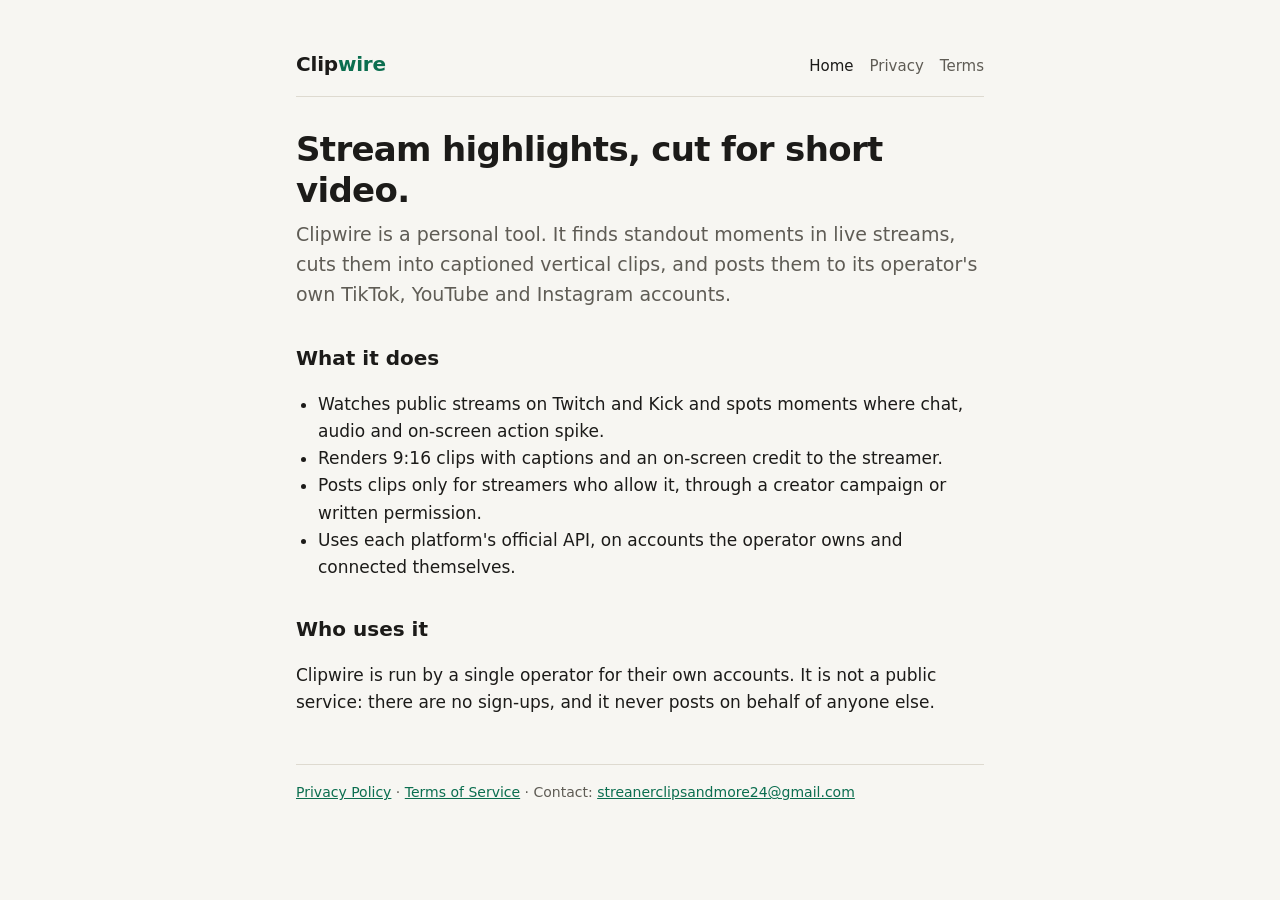
<file: index.html>
<!doctype html>
<html lang="en">
<head>
  <meta charset="utf-8">
  <meta name="viewport" content="width=device-width, initial-scale=1">
  <title>Clipwire</title>
  <meta name="description" content="Clipwire turns live-stream highlights into short vertical clips and posts them to the operator's own social accounts.">
  <link rel="stylesheet" href="style.css">
</head>
<body>
<div class="wrap">
  <header>
    <a class="brand" href="./">Clip<span>wire</span></a>
    <nav><a href="./" aria-current="page">Home</a><a href="privacy.html">Privacy</a><a href="terms.html">Terms</a></nav>
  </header>

  <h1>Stream highlights, cut for short video.</h1>
  <p class="lede">Clipwire is a personal tool. It finds standout moments in live streams, cuts them into captioned vertical clips, and posts them to its operator's own TikTok, YouTube and Instagram accounts.</p>

  <h2>What it does</h2>
  <ul>
    <li>Watches public streams on Twitch and Kick and spots moments where chat, audio and on-screen action spike.</li>
    <li>Renders 9:16 clips with captions and an on-screen credit to the streamer.</li>
    <li>Posts clips only for streamers who allow it, through a creator campaign or written permission.</li>
    <li>Uses each platform's official API, on accounts the operator owns and connected themselves.</li>
  </ul>

  <h2>Who uses it</h2>
  <p>Clipwire is run by a single operator for their own accounts. It is not a public service: there are no sign-ups, and it never posts on behalf of anyone else.</p>

  <footer>
    <a href="privacy.html">Privacy Policy</a> · <a href="terms.html">Terms of Service</a> · Contact: <a href="mailto:streanerclipsandmore24@gmail.com">streanerclipsandmore24@gmail.com</a>
  </footer>
</div>
</body>
</html>
</file>
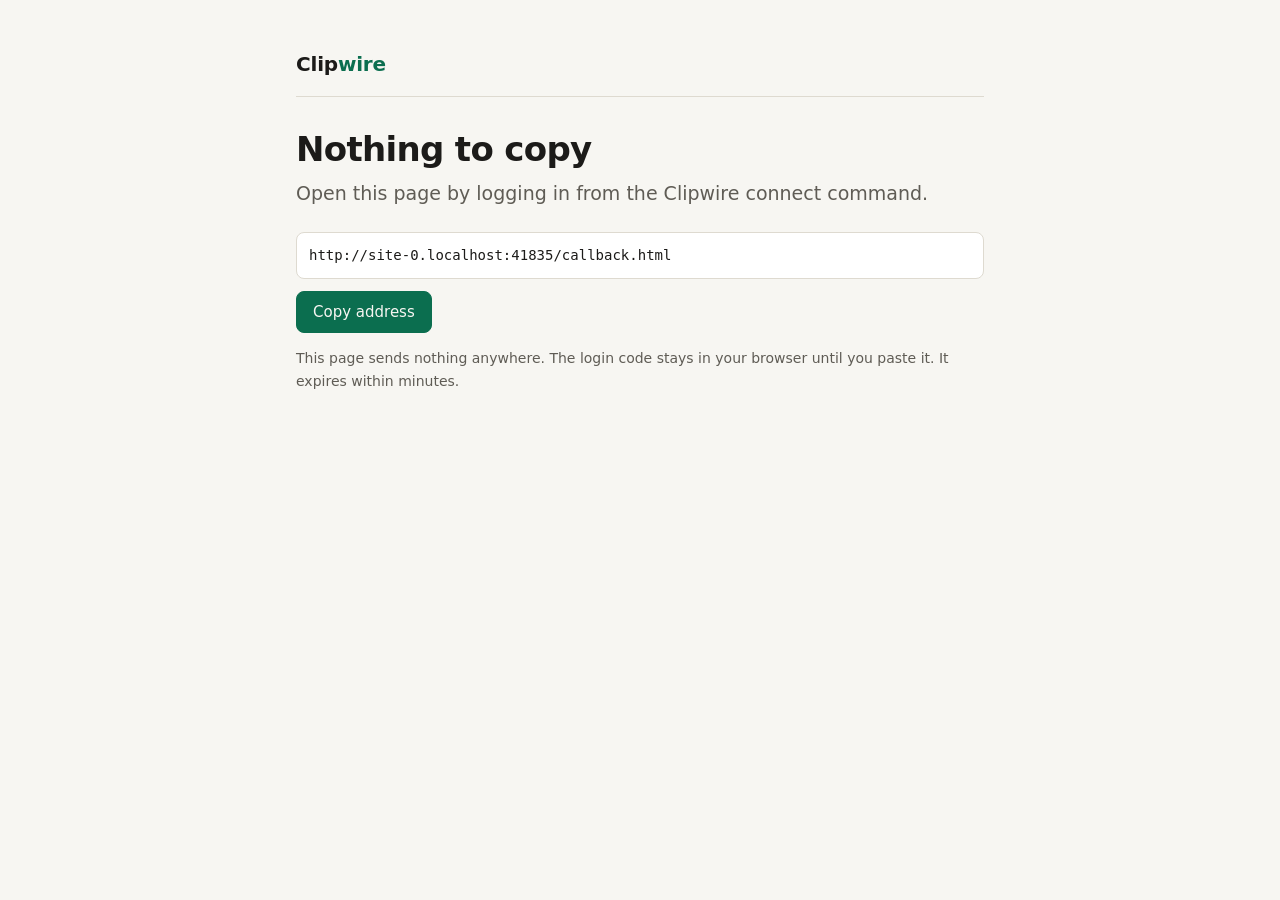
<file: callback.html>
<!doctype html>
<html lang="en">
<head>
  <meta charset="utf-8">
  <meta name="viewport" content="width=device-width, initial-scale=1">
  <meta name="robots" content="noindex">
  <meta name="referrer" content="no-referrer">
  <title>Clipwire Login</title>
  <link rel="stylesheet" href="style.css">
</head>
<body>
<div class="wrap">
  <header>
    <a class="brand" href="./">Clip<span>wire</span></a>
  </header>

  <h1 id="h">Almost done</h1>
  <p class="lede" id="msg">Copy this whole address and paste it into the Clipwire terminal where it asks for the URL.</p>
  <code class="url" id="url"></code>
  <button id="copy" type="button">Copy address</button>
  <p class="meta">This page sends nothing anywhere. The login code stays in your browser until you paste it. It expires within minutes.</p>
</div>
<script>
  (function () {
    var href = window.location.href;
    var q = new URLSearchParams(window.location.search);
    document.getElementById("url").textContent = href;
    if (q.get("error")) {
      document.getElementById("h").textContent = "Login was not completed";
      document.getElementById("msg").textContent = "The platform returned: " + q.get("error") +
        (q.get("error_description") ? " (" + q.get("error_description") + ")" : "") + ". Start the connect command again.";
    } else if (!q.get("code")) {
      document.getElementById("h").textContent = "Nothing to copy";
      document.getElementById("msg").textContent = "Open this page by logging in from the Clipwire connect command.";
    }
    document.getElementById("copy").addEventListener("click", function () {
      var b = this;
      navigator.clipboard.writeText(href).then(function () { b.textContent = "Copied"; },
        function () { b.textContent = "Select the address above and copy it"; });
    });
  })();
</script>
</body>
</html>
</file>
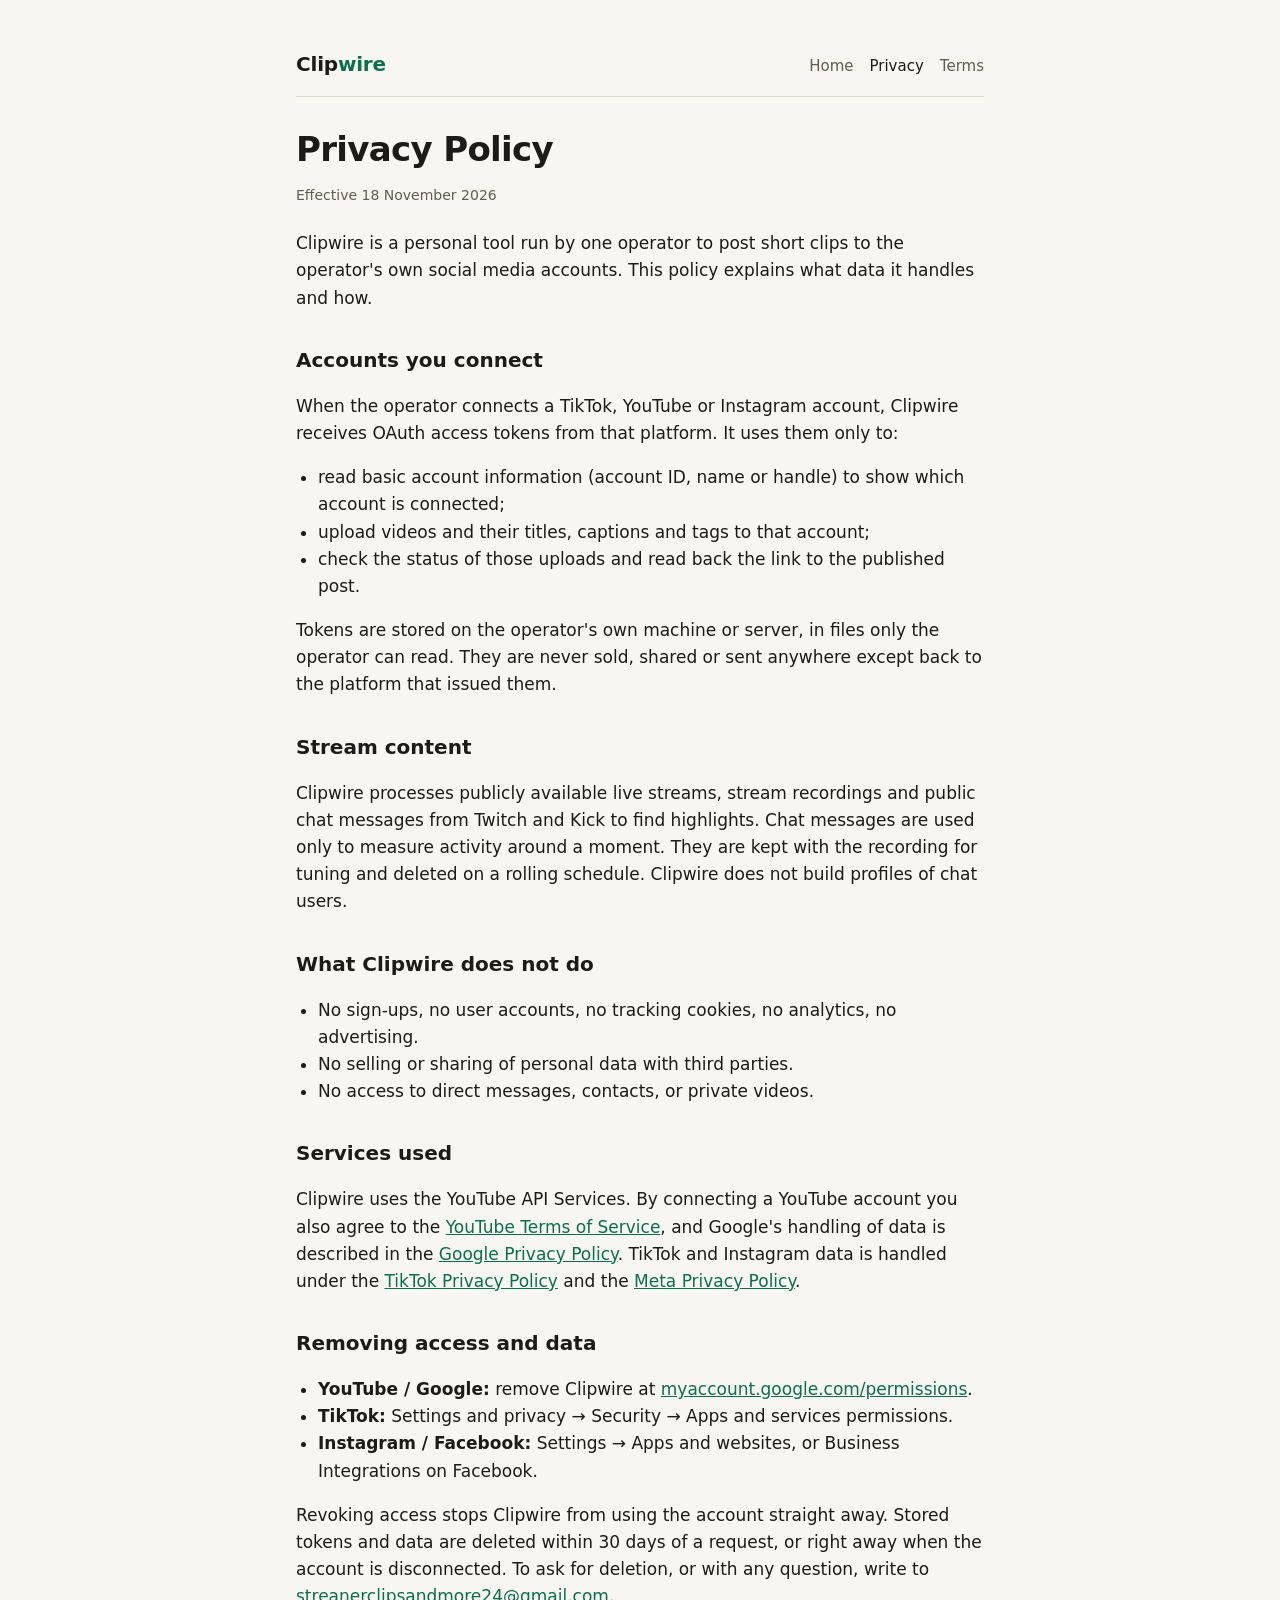
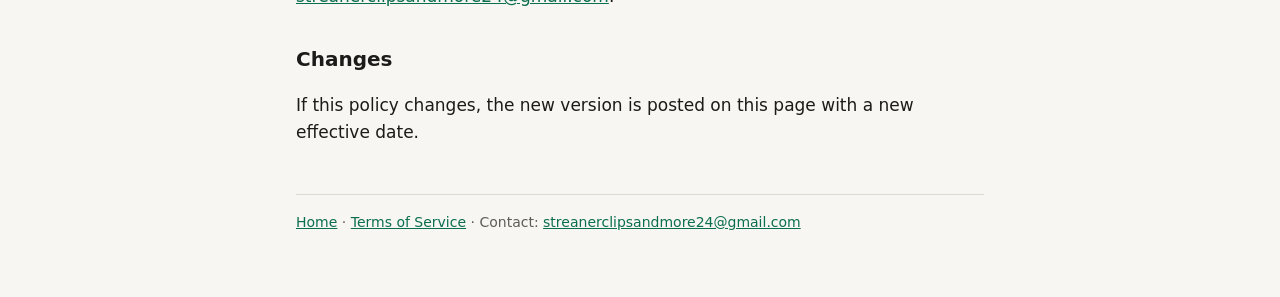
<file: privacy.html>
<!doctype html>
<html lang="en">
<head>
  <meta charset="utf-8">
  <meta name="viewport" content="width=device-width, initial-scale=1">
  <title>Clipwire Privacy Policy</title>
  <meta name="description" content="What data Clipwire handles, why, where it is kept, and how to remove it.">
  <link rel="stylesheet" href="style.css">
</head>
<body>
<div class="wrap">
  <header>
    <a class="brand" href="./">Clip<span>wire</span></a>
    <nav><a href="./">Home</a><a href="privacy.html" aria-current="page">Privacy</a><a href="terms.html">Terms</a></nav>
  </header>

  <h1>Privacy Policy</h1>
  <p class="meta">Effective 18 November 2026</p>

  <p>Clipwire is a personal tool run by one operator to post short clips to the operator's own social media accounts. This policy explains what data it handles and how.</p>

  <h2>Accounts you connect</h2>
  <p>When the operator connects a TikTok, YouTube or Instagram account, Clipwire receives OAuth access tokens from that platform. It uses them only to:</p>
  <ul>
    <li>read basic account information (account ID, name or handle) to show which account is connected;</li>
    <li>upload videos and their titles, captions and tags to that account;</li>
    <li>check the status of those uploads and read back the link to the published post.</li>
  </ul>
  <p>Tokens are stored on the operator's own machine or server, in files only the operator can read. They are never sold, shared or sent anywhere except back to the platform that issued them.</p>

  <h2>Stream content</h2>
  <p>Clipwire processes publicly available live streams, stream recordings and public chat messages from Twitch and Kick to find highlights. Chat messages are used only to measure activity around a moment. They are kept with the recording for tuning and deleted on a rolling schedule. Clipwire does not build profiles of chat users.</p>

  <h2>What Clipwire does not do</h2>
  <ul>
    <li>No sign-ups, no user accounts, no tracking cookies, no analytics, no advertising.</li>
    <li>No selling or sharing of personal data with third parties.</li>
    <li>No access to direct messages, contacts, or private videos.</li>
  </ul>

  <h2>Services used</h2>
  <p>Clipwire uses the YouTube API Services. By connecting a YouTube account you also agree to the <a href="https://www.youtube.com/t/terms">YouTube Terms of Service</a>, and Google's handling of data is described in the <a href="https://policies.google.com/privacy">Google Privacy Policy</a>. TikTok and Instagram data is handled under the <a href="https://www.tiktok.com/legal/privacy-policy">TikTok Privacy Policy</a> and the <a href="https://privacycenter.instagram.com/policy">Meta Privacy Policy</a>.</p>

  <h2>Removing access and data</h2>
  <ul>
    <li><strong>YouTube / Google:</strong> remove Clipwire at <a href="https://myaccount.google.com/permissions">myaccount.google.com/permissions</a>.</li>
    <li><strong>TikTok:</strong> Settings and privacy → Security → Apps and services permissions.</li>
    <li><strong>Instagram / Facebook:</strong> Settings → Apps and websites, or Business Integrations on Facebook.</li>
  </ul>
  <p>Revoking access stops Clipwire from using the account straight away. Stored tokens and data are deleted within 30 days of a request, or right away when the account is disconnected. To ask for deletion, or with any question, write to <a href="mailto:streanerclipsandmore24@gmail.com">streanerclipsandmore24@gmail.com</a>.</p>

  <h2>Changes</h2>
  <p>If this policy changes, the new version is posted on this page with a new effective date.</p>

  <footer>
    <a href="./">Home</a> · <a href="terms.html">Terms of Service</a> · Contact: <a href="mailto:streanerclipsandmore24@gmail.com">streanerclipsandmore24@gmail.com</a>
  </footer>
</div>
</body>
</html>
</file>
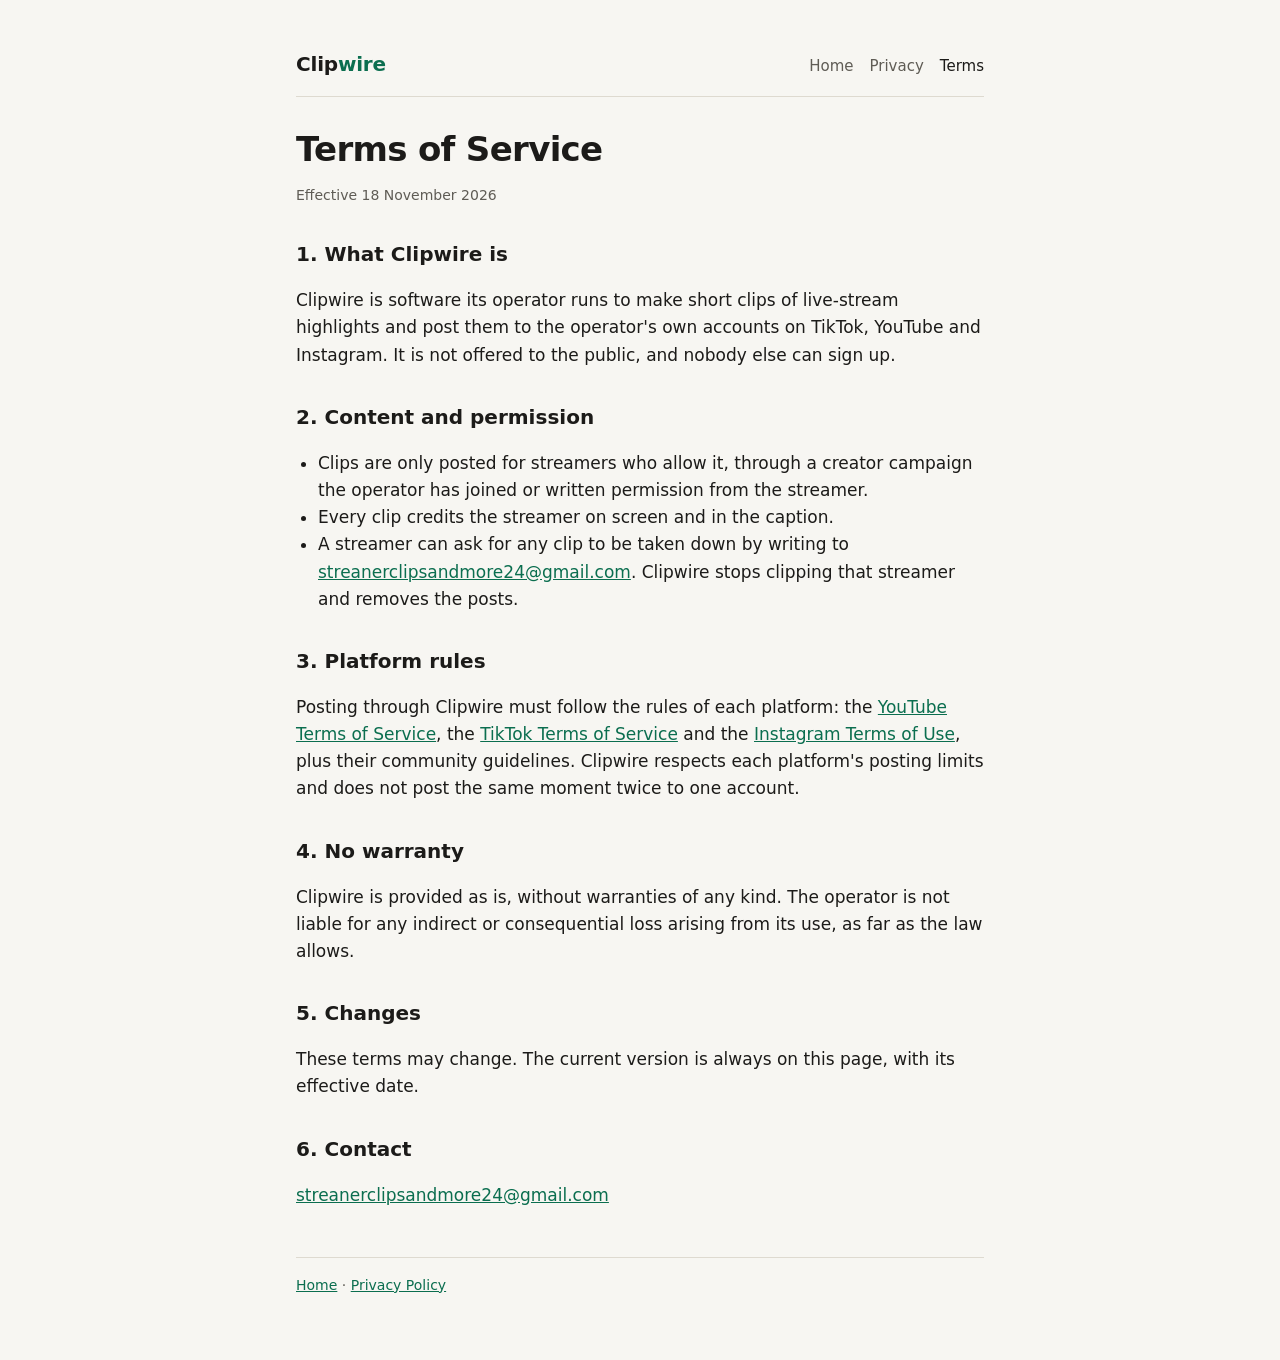
<file: terms.html>
<!doctype html>
<html lang="en">
<head>
  <meta charset="utf-8">
  <meta name="viewport" content="width=device-width, initial-scale=1">
  <title>Clipwire Terms of Service</title>
  <meta name="description" content="Terms for using Clipwire.">
  <link rel="stylesheet" href="style.css">
</head>
<body>
<div class="wrap">
  <header>
    <a class="brand" href="./">Clip<span>wire</span></a>
    <nav><a href="./">Home</a><a href="privacy.html">Privacy</a><a href="terms.html" aria-current="page">Terms</a></nav>
  </header>

  <h1>Terms of Service</h1>
  <p class="meta">Effective 18 November 2026</p>

  <h2>1. What Clipwire is</h2>
  <p>Clipwire is software its operator runs to make short clips of live-stream highlights and post them to the operator's own accounts on TikTok, YouTube and Instagram. It is not offered to the public, and nobody else can sign up.</p>

  <h2>2. Content and permission</h2>
  <ul>
    <li>Clips are only posted for streamers who allow it, through a creator campaign the operator has joined or written permission from the streamer.</li>
    <li>Every clip credits the streamer on screen and in the caption.</li>
    <li>A streamer can ask for any clip to be taken down by writing to <a href="mailto:streanerclipsandmore24@gmail.com">streanerclipsandmore24@gmail.com</a>. Clipwire stops clipping that streamer and removes the posts.</li>
  </ul>

  <h2>3. Platform rules</h2>
  <p>Posting through Clipwire must follow the rules of each platform: the <a href="https://www.youtube.com/t/terms">YouTube Terms of Service</a>, the <a href="https://www.tiktok.com/legal/terms-of-service">TikTok Terms of Service</a> and the <a href="https://help.instagram.com/581066165581870">Instagram Terms of Use</a>, plus their community guidelines. Clipwire respects each platform's posting limits and does not post the same moment twice to one account.</p>

  <h2>4. No warranty</h2>
  <p>Clipwire is provided as is, without warranties of any kind. The operator is not liable for any indirect or consequential loss arising from its use, as far as the law allows.</p>

  <h2>5. Changes</h2>
  <p>These terms may change. The current version is always on this page, with its effective date.</p>

  <h2>6. Contact</h2>
  <p><a href="mailto:streanerclipsandmore24@gmail.com">streanerclipsandmore24@gmail.com</a></p>

  <footer>
    <a href="./">Home</a> · <a href="privacy.html">Privacy Policy</a>
  </footer>
</div>
</body>
</html>
</file>
<file: style.css>
:root {
  --bg: #f7f6f2;
  --fg: #1c1b19;
  --muted: #5f5c55;
  --line: #dedad0;
  --accent: #0b6e4f;
  --card: #ffffff;
  color-scheme: light;
}
@media (prefers-color-scheme: dark) {
  :root {
    --bg: #141412;
    --fg: #ecebe6;
    --muted: #a9a59b;
    --line: #2e2d29;
    --accent: #5fd3a6;
    --card: #1c1b18;
    color-scheme: dark;
  }
}
* { box-sizing: border-box; }
body {
  margin: 0;
  background: var(--bg);
  color: var(--fg);
  font: 17px/1.6 ui-sans-serif, system-ui, -apple-system, "Segoe UI", Roboto, sans-serif;
}
.wrap { max-width: 720px; margin: 0 auto; padding: 48px 16px 64px; }
header { display: flex; align-items: baseline; justify-content: space-between; gap: 16px; flex-wrap: wrap;
  border-bottom: 1px solid var(--line); padding-bottom: 16px; margin-bottom: 32px; }
.brand { font-weight: 700; font-size: 20px; letter-spacing: -0.01em; color: var(--fg); text-decoration: none; }
.brand span { color: var(--accent); }
nav a { color: var(--muted); text-decoration: none; margin-left: 16px; font-size: 15px; }
nav a:first-child { margin-left: 0; }
nav a:hover, nav a[aria-current] { color: var(--fg); }
h1 { font-size: 34px; line-height: 1.2; letter-spacing: -0.02em; margin: 0 0 8px; }
h2 { font-size: 20px; margin: 32px 0 8px; }
p, li { color: var(--fg); }
.lede { font-size: 19px; color: var(--muted); margin: 0 0 24px; }
.meta { color: var(--muted); font-size: 14px; margin-bottom: 24px; }
a { color: var(--accent); }
ul { padding-left: 22px; }
.card { background: var(--card); border: 1px solid var(--line); border-radius: 10px; padding: 16px 20px; margin: 16px 0; }
code, .url { font: 14px/1.5 ui-monospace, SFMono-Regular, Menlo, Consolas, monospace; word-break: break-all; }
.url { display: block; background: var(--card); border: 1px solid var(--line); border-radius: 8px; padding: 12px; margin: 12px 0; }
button { font: inherit; font-size: 15px; padding: 8px 16px; border-radius: 8px; border: 1px solid var(--accent);
  background: var(--accent); color: var(--bg); cursor: pointer; }
footer { margin-top: 48px; padding-top: 16px; border-top: 1px solid var(--line); color: var(--muted); font-size: 14px; }
</file>
